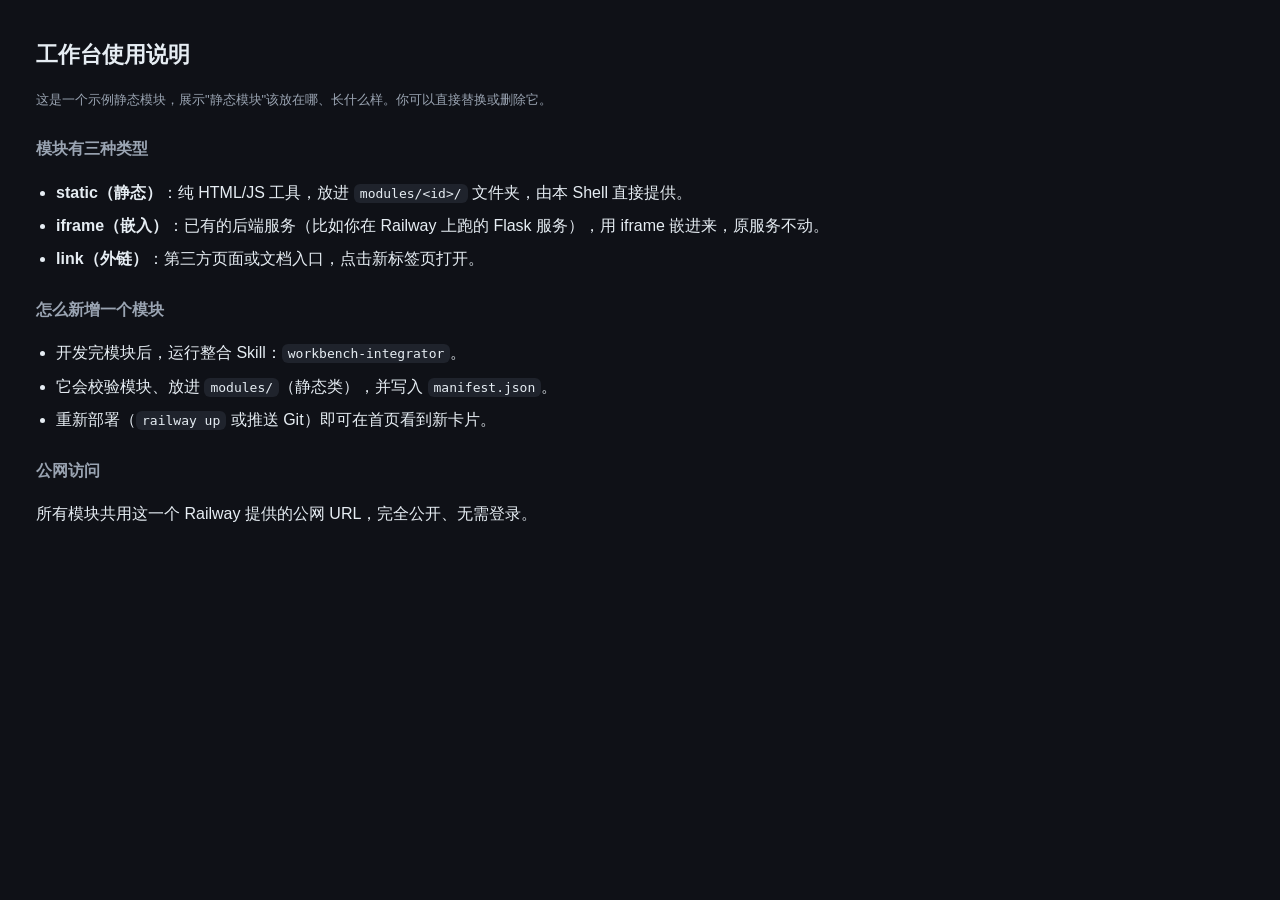
<file: modules/welcome/index.html>
<!DOCTYPE html>
<html lang="zh-CN">
<head>
<meta charset="utf-8" />
<meta name="viewport" content="width=device-width, initial-scale=1" />
<title>使用说明</title>
<style>
  body { margin: 0; background: #0f1117; color: #e6edf3; font-family: -apple-system, "PingFang SC", "Microsoft YaHei", sans-serif; line-height: 1.7; padding: 36px; }
  h1 { font-size: 22px; margin: 0 0 16px; }
  h2 { font-size: 16px; margin: 24px 0 8px; color: #9aa4b2; }
  code { background: #1f232c; padding: 2px 6px; border-radius: 6px; font-size: 13px; }
  ul { padding-left: 20px; }
  li { margin: 6px 0; }
  .hint { color: #9aa4b2; font-size: 13px; }
</style>
</head>
<body>
  <h1>工作台使用说明</h1>
  <p class="hint">这是一个示例静态模块，展示"静态模块"该放在哪、长什么样。你可以直接替换或删除它。</p>

  <h2>模块有三种类型</h2>
  <ul>
    <li><b>static（静态）</b>：纯 HTML/JS 工具，放进 <code>modules/&lt;id&gt;/</code> 文件夹，由本 Shell 直接提供。</li>
    <li><b>iframe（嵌入）</b>：已有的后端服务（比如你在 Railway 上跑的 Flask 服务），用 iframe 嵌进来，原服务不动。</li>
    <li><b>link（外链）</b>：第三方页面或文档入口，点击新标签页打开。</li>
  </ul>

  <h2>怎么新增一个模块</h2>
  <ul>
    <li>开发完模块后，运行整合 Skill：<code>workbench-integrator</code>。</li>
    <li>它会校验模块、放进 <code>modules/</code>（静态类），并写入 <code>manifest.json</code>。</li>
    <li>重新部署（<code>railway up</code> 或推送 Git）即可在首页看到新卡片。</li>
  </ul>

  <h2>公网访问</h2>
  <p>所有模块共用这一个 Railway 提供的公网 URL，完全公开、无需登录。</p>
</body>
</html>
</file>
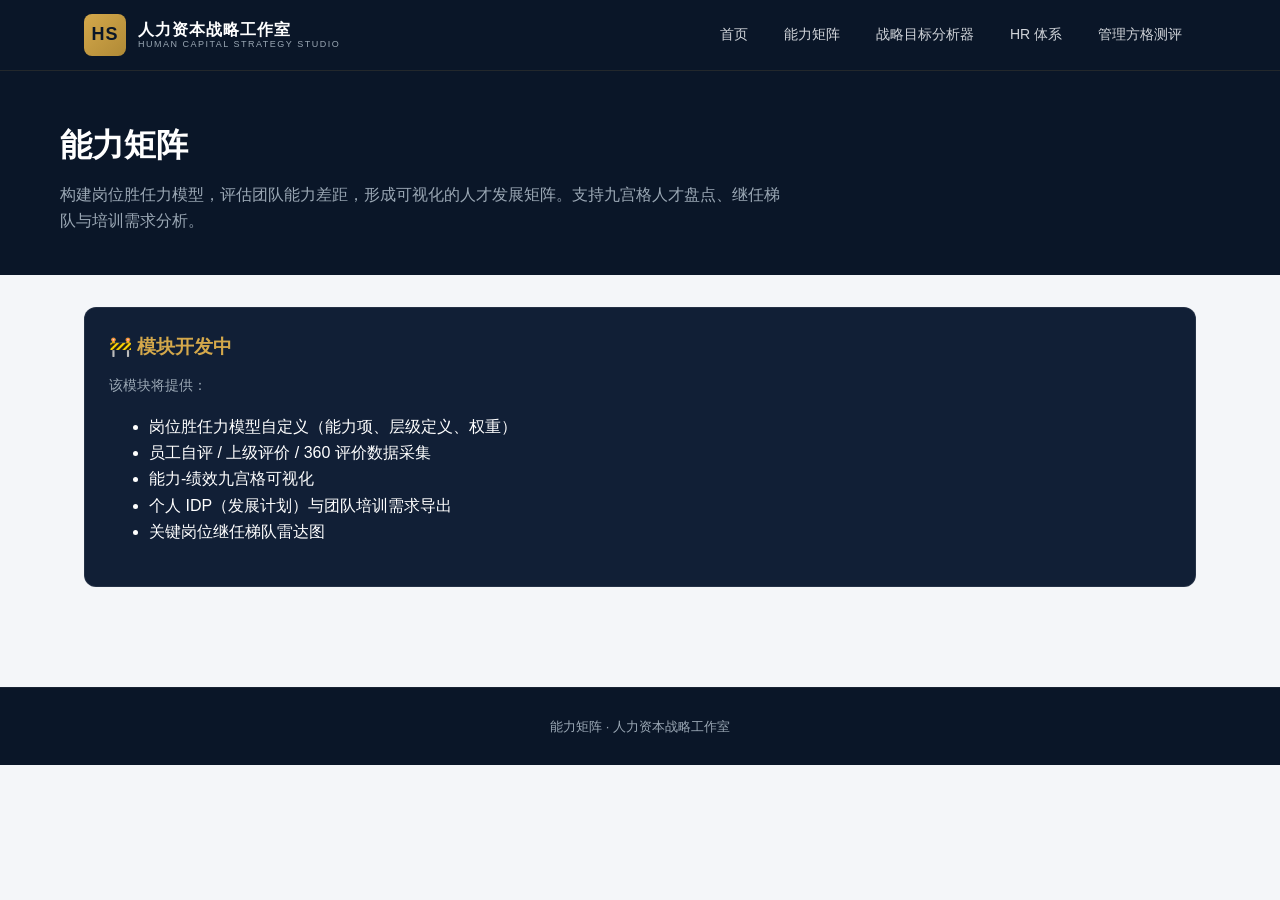
<file: modules/hcss/modules/competency-matrix/index.html>
<!DOCTYPE html>
<html lang="zh-CN">
<head>
  <meta charset="UTF-8">
  <meta name="viewport" content="width=device-width, initial-scale=1.0">
  <title>能力矩阵 | 人力资本战略工作室</title>
  <link rel="stylesheet" href="../../assets/css/style.css">
</head>
<body>

<header class="topbar">
  <div class="topbar-inner">
    <a href="../../index.html" class="logo">
      <div class="logo-mark">HS</div>
      <div class="logo-text"><span class="cn">人力资本战略工作室</span><span class="en">Human Capital Strategy Studio</span></div>
    </a>
    <nav class="nav">
      <a href="../../index.html">首页</a>
      <a href="index.html" class="active">能力矩阵</a>
      <a href="../strategic-objectives/index.html">战略目标分析器</a>
      <a href="../hr-system/index.html">HR 体系</a>
      <a href="../managerial-grid/index.html">管理方格测评</a>
    </nav>
  </div>
</header>

<section class="module-hero">
  <div class="module-hero-inner">
    <h1>能力矩阵</h1>
    <p>构建岗位胜任力模型，评估团队能力差距，形成可视化的人才发展矩阵。支持九宫格人才盘点、继任梯队与培训需求分析。</p>
  </div>
</section>

<main class="module-body">
  <div class="tool-card">
    <h3>🚧 模块开发中</h3>
    <p>该模块将提供：</p>
    <ul>
      <li>岗位胜任力模型自定义（能力项、层级定义、权重）</li>
      <li>员工自评 / 上级评价 / 360 评价数据采集</li>
      <li>能力-绩效九宫格可视化</li>
      <li>个人 IDP（发展计划）与团队培训需求导出</li>
      <li>关键岗位继任梯队雷达图</li>
    </ul>
  </div>
</main>

<footer class="footer">
  能力矩阵 · 人力资本战略工作室
</footer>

<script src="../../assets/js/app.js"></script>
</body>
</html>
</file>
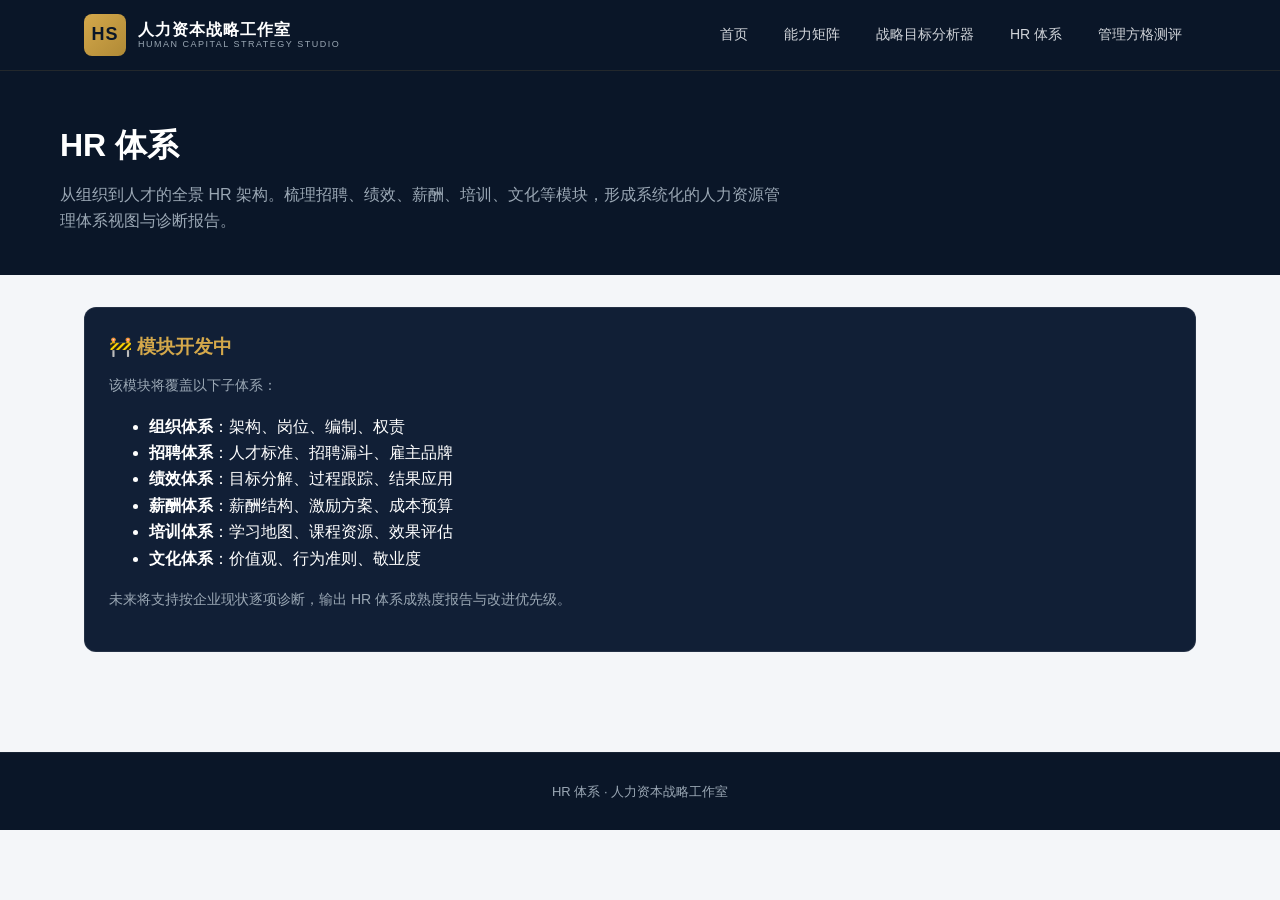
<file: modules/hcss/modules/hr-system/index.html>
<!DOCTYPE html>
<html lang="zh-CN">
<head>
  <meta charset="UTF-8">
  <meta name="viewport" content="width=device-width, initial-scale=1.0">
  <title>HR 体系 | 人力资本战略工作室</title>
  <link rel="stylesheet" href="../../assets/css/style.css">
</head>
<body>

<header class="topbar">
  <div class="topbar-inner">
    <a href="../../index.html" class="logo">
      <div class="logo-mark">HS</div>
      <div class="logo-text"><span class="cn">人力资本战略工作室</span><span class="en">Human Capital Strategy Studio</span></div>
    </a>
    <nav class="nav">
      <a href="../../index.html">首页</a>
      <a href="../competency-matrix/index.html">能力矩阵</a>
      <a href="../strategic-objectives/index.html">战略目标分析器</a>
      <a href="index.html" class="active">HR 体系</a>
      <a href="../managerial-grid/index.html">管理方格测评</a>
    </nav>
  </div>
</header>

<section class="module-hero">
  <div class="module-hero-inner">
    <h1>HR 体系</h1>
    <p>从组织到人才的全景 HR 架构。梳理招聘、绩效、薪酬、培训、文化等模块，形成系统化的人力资源管理体系视图与诊断报告。</p>
  </div>
</section>

<main class="module-body">
  <div class="tool-card">
    <h3>🚧 模块开发中</h3>
    <p>该模块将覆盖以下子体系：</p>
    <ul>
      <li><b>组织体系</b>：架构、岗位、编制、权责</li>
      <li><b>招聘体系</b>：人才标准、招聘漏斗、雇主品牌</li>
      <li><b>绩效体系</b>：目标分解、过程跟踪、结果应用</li>
      <li><b>薪酬体系</b>：薪酬结构、激励方案、成本预算</li>
      <li><b>培训体系</b>：学习地图、课程资源、效果评估</li>
      <li><b>文化体系</b>：价值观、行为准则、敬业度</li>
    </ul>
    <p>未来将支持按企业现状逐项诊断，输出 HR 体系成熟度报告与改进优先级。</p>
  </div>
</main>

<footer class="footer">
  HR 体系 · 人力资本战略工作室
</footer>

<script src="../../assets/js/app.js"></script>
</body>
</html>
</file>
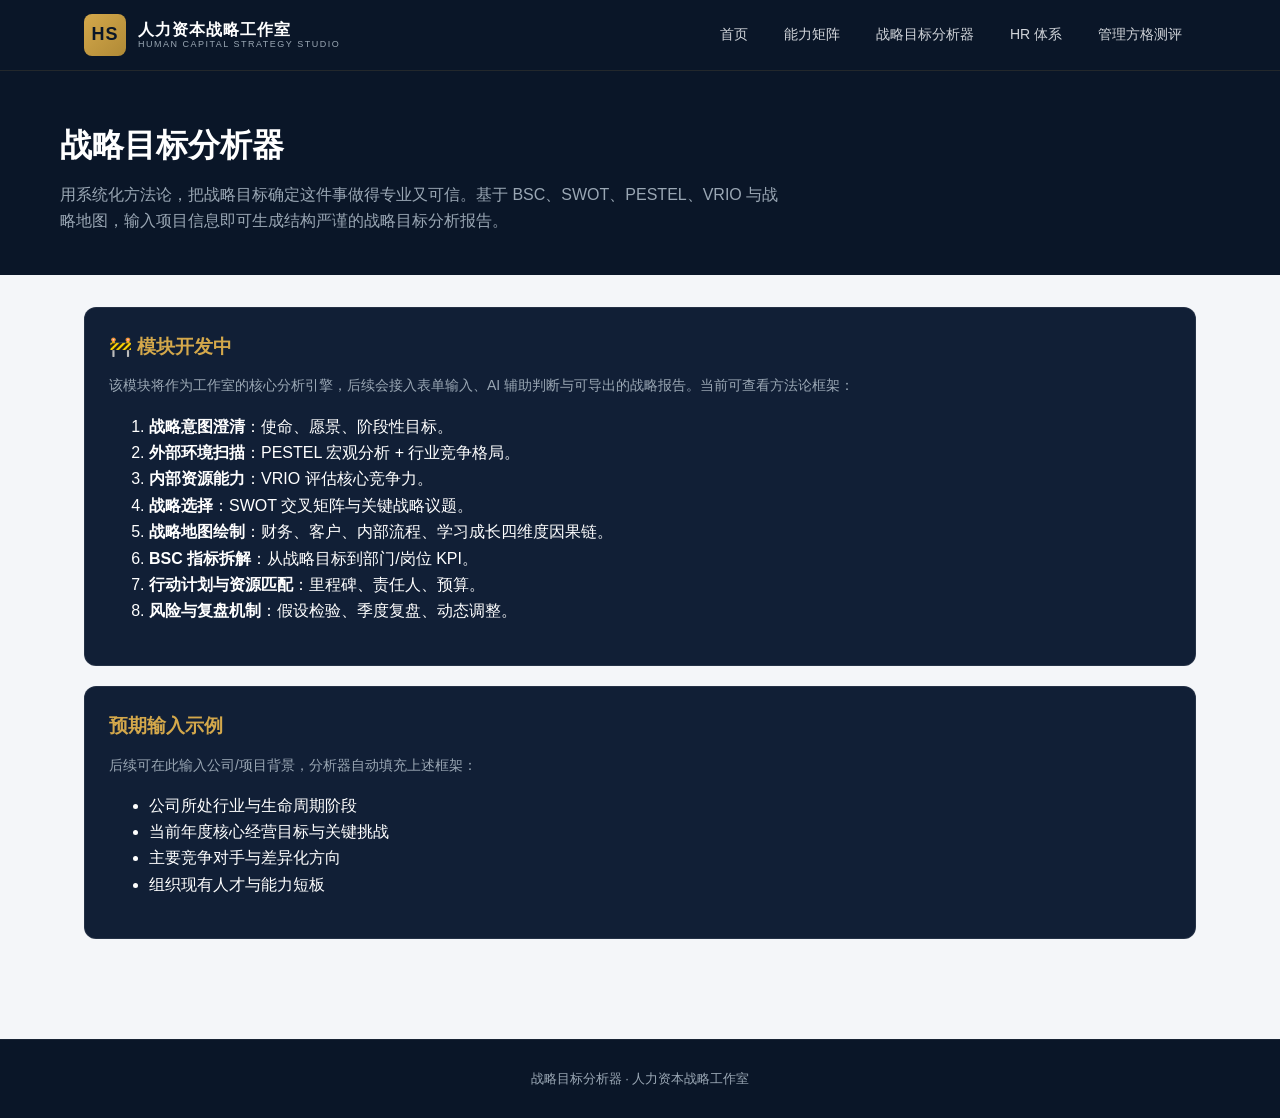
<file: modules/hcss/modules/strategic-objectives/index.html>
<!DOCTYPE html>
<html lang="zh-CN">
<head>
  <meta charset="UTF-8">
  <meta name="viewport" content="width=device-width, initial-scale=1.0">
  <title>战略目标分析器 | 人力资本战略工作室</title>
  <link rel="stylesheet" href="../../assets/css/style.css">
</head>
<body>

<header class="topbar">
  <div class="topbar-inner">
    <a href="../../index.html" class="logo">
      <div class="logo-mark">HS</div>
      <div class="logo-text"><span class="cn">人力资本战略工作室</span><span class="en">Human Capital Strategy Studio</span></div>
    </a>
    <nav class="nav">
      <a href="../../index.html">首页</a>
      <a href="../competency-matrix/index.html">能力矩阵</a>
      <a href="index.html" class="active">战略目标分析器</a>
      <a href="../hr-system/index.html">HR 体系</a>
      <a href="../managerial-grid/index.html">管理方格测评</a>
    </nav>
  </div>
</header>

<section class="module-hero">
  <div class="module-hero-inner">
    <h1>战略目标分析器</h1>
    <p>用系统化方法论，把战略目标确定这件事做得专业又可信。基于 BSC、SWOT、PESTEL、VRIO 与战略地图，输入项目信息即可生成结构严谨的战略目标分析报告。</p>
  </div>
</section>

<main class="module-body">
  <div class="tool-card">
    <h3>🚧 模块开发中</h3>
    <p>该模块将作为工作室的核心分析引擎，后续会接入表单输入、AI 辅助判断与可导出的战略报告。当前可查看方法论框架：</p>
    <ol>
      <li><b>战略意图澄清</b>：使命、愿景、阶段性目标。</li>
      <li><b>外部环境扫描</b>：PESTEL 宏观分析 + 行业竞争格局。</li>
      <li><b>内部资源能力</b>：VRIO 评估核心竞争力。</li>
      <li><b>战略选择</b>：SWOT 交叉矩阵与关键战略议题。</li>
      <li><b>战略地图绘制</b>：财务、客户、内部流程、学习成长四维度因果链。</li>
      <li><b>BSC 指标拆解</b>：从战略目标到部门/岗位 KPI。</li>
      <li><b>行动计划与资源匹配</b>：里程碑、责任人、预算。</li>
      <li><b>风险与复盘机制</b>：假设检验、季度复盘、动态调整。</li>
    </ol>
  </div>

  <div class="tool-card">
    <h3>预期输入示例</h3>
    <p>后续可在此输入公司/项目背景，分析器自动填充上述框架：</p>
    <ul>
      <li>公司所处行业与生命周期阶段</li>
      <li>当前年度核心经营目标与关键挑战</li>
      <li>主要竞争对手与差异化方向</li>
      <li>组织现有人才与能力短板</li>
    </ul>
  </div>
</main>

<footer class="footer">
  战略目标分析器 · 人力资本战略工作室
</footer>

<script src="../../assets/js/app.js"></script>
</body>
</html>
</file>
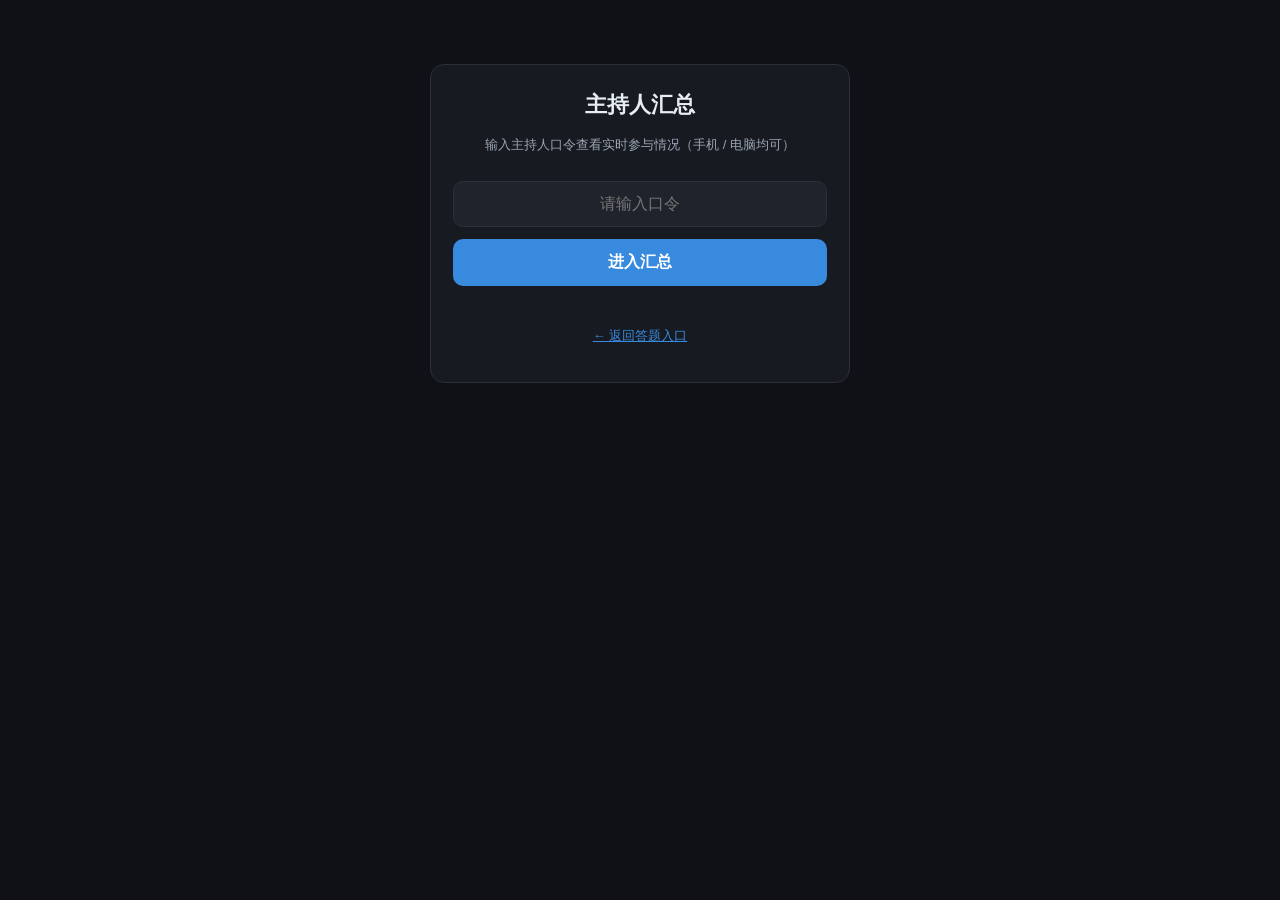
<file: modules/quiz/host.html>
<!DOCTYPE html>
<html lang="zh-CN">
<head>
<meta charset="UTF-8">
<meta name="viewport" content="width=device-width, initial-scale=1.0">
<title>主持人汇总 · 管理方格测评</title>
<style>
  :root{
    --bg:#0f1117; --surface:#171a21; --surface2:#1f232c; --border:#2a2f3a;
    --text:#e6edf3; --muted:#9aa4b2; --accent:#378ADD; --gold:#e3b341;
    --green:#3fb950; --red:#f85149; --info:#58a6ff; --purple:#bc8cff;
  }
  *{box-sizing:border-box}
  body{margin:0;background:var(--bg);color:var(--text);
    font-family:-apple-system,BlinkMacSystemFont,"PingFang SC","Microsoft YaHei",sans-serif;
    line-height:1.6;padding:24px 18px 60px}
  h1{font-size:22px;margin:0 0 6px}
  .tip{color:var(--muted);font-size:13px}
  .gate{background:var(--surface);border:1px solid var(--border);border-radius:14px;padding:22px;max-width:420px;margin:40px auto;text-align:center}
  .gate input{width:100%;padding:13px;border-radius:10px;border:1px solid var(--border);
    background:var(--surface2);color:var(--text);font-size:16px;margin:12px 0;text-align:center}
  .gate button{width:100%;padding:13px;border:0;border-radius:10px;background:var(--accent);
    color:#fff;font-size:16px;font-weight:700;cursor:pointer}
  .err{color:var(--red);font-size:13px;margin-top:8px;min-height:18px}
  .stat{display:flex;gap:12px;flex-wrap:wrap;margin:18px 0}
  .stat .box{flex:1;min-width:120px;background:var(--surface);border:1px solid var(--border);
    border-radius:12px;padding:14px}
  .stat .lab{font-size:12px;color:var(--muted)}
  .stat .val{font-size:26px;font-weight:800;margin-top:4px}
  .dist{background:var(--surface);border:1px solid var(--border);border-radius:12px;padding:16px;margin:14px 0}
  .dist h3{margin:0 0 12px;font-size:15px}
  .bar-row{display:flex;align-items:center;gap:10px;margin:7px 0;font-size:13px}
  .bar-row .name{width:130px;flex:0 0 auto;white-space:nowrap;overflow:hidden;text-overflow:ellipsis}
  .bar{flex:1;height:12px;background:var(--surface2);border-radius:999px;overflow:hidden}
  .bar i{display:block;height:100%}
  .bar-row .cnt{width:48px;text-align:right;color:var(--muted)}
  table{width:100%;border-collapse:collapse;margin-top:14px;font-size:13px}
  th,td{padding:9px 8px;text-align:left;border-bottom:1px solid var(--border)}
  th{color:var(--muted);font-weight:600}
  .actions{margin:18px 0;display:flex;gap:10px;flex-wrap:wrap}
  .actions button{padding:10px 16px;border:1px solid var(--border);border-radius:10px;
    background:var(--surface2);color:var(--text);font-size:14px;cursor:pointer}
  .actions button.primary{background:var(--accent);border-color:var(--accent);color:#fff}
  .hidden{display:none}
</style>
</head>
<body>
<div class="gate" id="gate">
  <h1>主持人汇总</h1>
  <p class="tip">输入主持人口令查看实时参与情况（手机 / 电脑均可）</p>
  <input id="passcode" type="password" placeholder="请输入口令" autocomplete="off">
  <button id="btnEnter">进入汇总</button>
  <div class="err" id="gateErr"></div>
  <p class="tip" style="margin-top:14px"><a href="index.html" style="color:var(--accent)">← 返回答题入口</a></p>
</div>

<div id="panel" class="hidden">
  <h1>管理方格 · 实时汇总</h1>
  <p class="tip" id="updated"></p>
  <div class="stat" id="stat"></div>
  <div class="dist">
    <h3>风格分布</h3>
    <div id="distBox"></div>
  </div>
  <div class="actions">
    <button class="primary" id="btnRefresh">刷新</button>
    <button id="btnCsv">导出明细 CSV</button>
    <button id="btnLogout">退出</button>
  </div>
  <table>
    <thead><tr><th>#</th><th>提交时间</th><th>P</th><th>H</th><th>坐标(P,H)</th><th>风格</th></tr></thead>
    <tbody id="tbody"></tbody>
  </table>
</div>

<script>
const API='/api/quiz';
let PASSCODE='';

function styleColor(name){
  if(name.includes('9,9')) return 'var(--green)';
  if(name.includes('9,1')) return 'var(--red)';
  if(name.includes('1,9')) return 'var(--info)';
  if(name.includes('5,5')) return 'var(--purple)';
  if(name.includes('1,1')) return '#6e7681';
  return 'var(--gold)';
}

async function load(){
  const r = await fetch(API + '/host?passcode=' + encodeURIComponent(PASSCODE));
  const j = await r.json();
  if(!r.ok) throw new Error(j.error || '加载失败');
  render(j);
}

function render(j){
  document.getElementById('stat').innerHTML = `
    <div class="box"><div class="lab">有效答卷</div><div class="val">${j.valid}</div></div>
    <div class="box"><div class="lab">平均 生产导向 P</div><div class="val">${j.avgP}</div></div>
    <div class="box"><div class="lab">平均 人本导向 H</div><div class="val">${j.avgH}</div></div>`;
  const entries = Object.entries(j.dist).sort((a,b)=>b[1]-a[1]);
  const max = Math.max(...entries.map(e=>e[1]),1);
  document.getElementById('distBox').innerHTML = entries.map(([k,v])=>`
    <div class="bar-row">
      <div class="name">${k}</div>
      <div class="bar"><i style="width:${v/max*100}%;background:${styleColor(k)}"></i></div>
      <div class="cnt">${v} 人</div>
    </div>`).join('');
  document.getElementById('tbody').innerHTML = j.rows.map((r,i)=>`
    <tr>
      <td>${i+1}</td>
      <td>${r.created_at||'—'}</td>
      <td>${r.P}</td><td>${r.H}</td>
      <td style="color:var(--muted)">(${r.pc.toFixed(1)}, ${r.hc.toFixed(1)})</td>
      <td>${r.type}</td>
    </tr>`).join('');
  document.getElementById('updated').textContent = '最近更新：' + new Date().toLocaleString('zh-CN');
}

function exportCsv(j){
  const head=['序号','提交时间','P','H','坐标P','坐标H','风格'];
  const lines=[head];
  j.rows.forEach((r,i)=>lines.push([i+1, r.created_at||'', r.P, r.H, r.pc.toFixed(1), r.hc.toFixed(1), r.type]));
  const csv='﻿'+lines.map(row=>row.map(c=>{
    const s=String(c); return /[",\n]/.test(s)?'"'+s.replace(/"/g,'""')+'"':s;
  }).join(',')).join('\n');
  const blob=new Blob([csv],{type:'text/csv;charset=utf-8'});
  const a=document.createElement('a'); a.href=URL.createObjectURL(blob);
  a.download='管理方格_汇总.csv'; a.click();
}

async function enter(){
  PASSCODE = document.getElementById('passcode').value.trim();
  if(!PASSCODE){ document.getElementById('gateErr').textContent='请输入口令'; return; }
  try{ await load(); }
  catch(e){ document.getElementById('gateErr').textContent='⚠ '+e.message; return; }
  document.getElementById('gate').classList.add('hidden');
  document.getElementById('panel').classList.remove('hidden');
}

document.getElementById('btnEnter').addEventListener('click', enter);
document.getElementById('passcode').addEventListener('keydown', e=>{ if(e.key==='Enter') enter(); });
document.getElementById('btnRefresh').addEventListener('click', ()=>load().catch(e=>alert(e.message)));
document.getElementById('btnLogout').addEventListener('click', ()=>location.reload());
document.getElementById('btnCsv').addEventListener('click', ()=>{
  fetch(API + '/host?passcode=' + encodeURIComponent(PASSCODE))
    .then(r=>r.json()).then(exportCsv).catch(e=>alert(e.message));
});
</script>
</body>
</html>
</file>
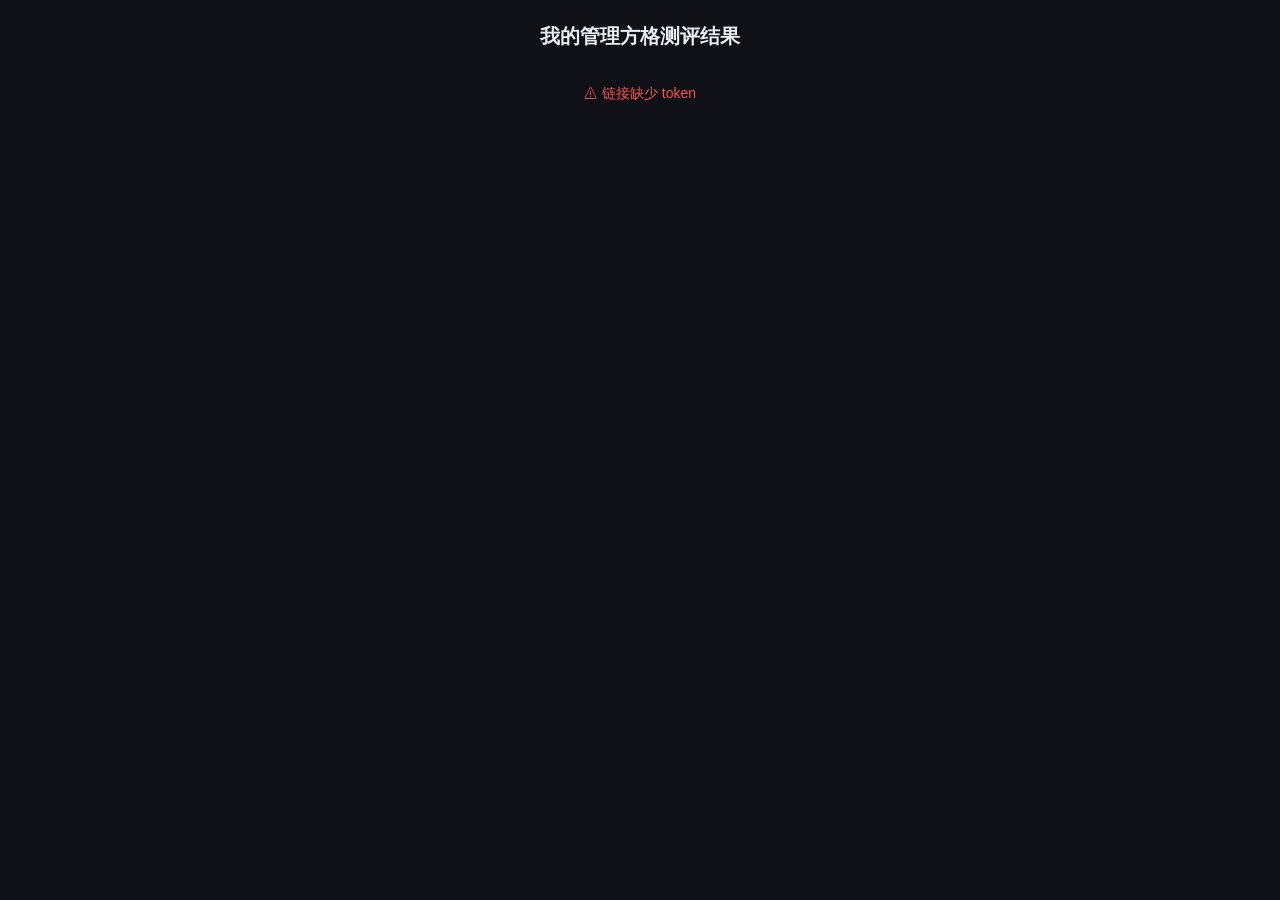
<file: modules/quiz/lookup.html>
<!DOCTYPE html>
<html lang="zh-CN">
<head>
<meta charset="UTF-8">
<meta name="viewport" content="width=device-width, initial-scale=1.0, maximum-scale=1.0, user-scalable=no">
<title>我的测评结果 · 管理方格</title>
<style>
  :root{
    --bg:#0f1117; --surface:#171a21; --surface2:#1f232c; --border:#2a2f3a;
    --text:#e6edf3; --muted:#9aa4b2; --accent:#378ADD; --gold:#e3b341;
  }
  *{box-sizing:border-box}
  body{margin:0;background:var(--bg);color:var(--text);
    font-family:-apple-system,BlinkMacSystemFont,"PingFang SC","Microsoft YaHei",sans-serif;
    line-height:1.6;padding:20px 16px 60px}
  .head{text-align:center;margin-bottom:16px}
  .head h1{font-size:20px;margin:0 0 4px}
  .type{font-size:26px;font-weight:800;text-align:center;color:var(--gold);margin:10px 0}
  .desc{font-size:13px;color:var(--muted);text-align:center;max-width:420px;margin:0 auto 18px}
  .scores{display:flex;gap:12px;margin:16px 0}
  .score{flex:1;background:var(--surface);border:1px solid var(--border);border-radius:12px;padding:14px;text-align:center}
  .score .lab{font-size:12px;color:var(--muted)}
  .score .val{font-size:30px;font-weight:800;margin:4px 0}
  .score .badge{display:inline-block;font-size:12px;border:1px solid var(--border);border-radius:999px;padding:1px 10px}
  .gridwrap{display:flex;gap:16px;align-items:center;flex-wrap:wrap;justify-content:center;margin:18px 0}
  .gridwrap svg{background:var(--surface);border:1px solid var(--border);border-radius:10px}
  .coord{font-size:14px;color:var(--muted)}
  .advice{background:var(--surface);border:1px solid var(--border);border-radius:12px;padding:16px;margin-top:14px}
  .advice h3{margin:0 0 10px;font-size:15px}
  .advice ol{margin:0;padding-left:20px}
  .advice li{margin:6px 0;font-size:14px}
  .qrbox{background:#fff;border-radius:14px;padding:16px;display:inline-block;margin:16px auto 0}
  .qrbox img{display:block;width:180px;height:180px}
  .center{text-align:center}
  .tip{color:var(--muted);font-size:13px;text-align:center}
  .err{color:#f85149;text-align:center;margin-top:30px;font-size:14px}
</style>
</head>
<body>
<div id="view">
  <div class="head"><h1>我的管理方格测评结果</h1></div>
  <div class="err" id="err" style="display:none"></div>
  <div id="content" style="display:none">
    <div class="type" id="typeName">—</div>
    <div class="desc" id="typeDesc"></div>
    <div class="scores">
      <div class="score">
        <div class="lab">生产导向 P（满分 90）</div>
        <div class="val" id="pVal">—</div>
        <div class="badge" id="pTier">—</div>
      </div>
      <div class="score">
        <div class="lab">人本导向 H（满分 90）</div>
        <div class="val" id="hVal">—</div>
        <div class="badge" id="hTier">—</div>
      </div>
    </div>
    <div class="gridwrap">
      <div id="svgWrap"></div>
      <div class="coord">方格坐标：<b id="coordTxt">—</b></div>
    </div>
    <div class="advice">
      <h3 id="advTitle">改善建议</h3>
      <ol id="advBody"></ol>
    </div>
    <div class="center">
      <p class="tip">保存/分享此二维码，随时扫码看自己的结果</p>
      <div class="qrbox"><div id="qr"></div></div>
    </div>
    <p class="tip" style="margin-top:14px"><a class="ghost" href="index.html" style="color:var(--accent)">← 返回答题</a></p>
  </div>
</div>

<script src="assets/js/qrcode.js"></script>
<script>
const API = '/api/quiz';
function tierLabel(t){return t==='high'?'高':t==='med'?'中':'低';}
function tierColor(t){return t==='high'?'var(--green)':t==='med'?'var(--gold)':'var(--red)';}

function renderGrid(pc, hc){
  const S=300, pad=34, unit=30;
  const X=v=>pad+(v-1)*unit, Y=v=>pad+(9-v)*unit;
  const arch={"(1,9)":[1,9],"(9,1)":[9,1],"(1,1)":[1,1],"(5,5)":[5,5],"(9,9)":[9,9]};
  const colors={"(9,9)":"#3fb950","(9,1)":"#f85149","(1,9)":"#58a6ff","(5,5)":"#bc8cff","(1,1)":"#6e7681"};
  let g='';
  for(let k=1;k<=9;k++){
    g+=`<line x1="${X(k)}" y1="${Y(9)}" x2="${X(k)}" y2="${Y(1)}" stroke="#2b3340"/>`;
    g+=`<line x1="${X(1)}" y1="${Y(k)}" x2="${X(9)}" y2="${Y(k)}" stroke="#2b3340"/>`;
  }
  g+=`<text x="${X(5)}" y="${S-4}" fill="#9aa7b4" font-size="11" text-anchor="middle">关心生产 →</text>`;
  g+=`<text x="12" y="${Y(5)}" fill="#9aa7b4" font-size="11" text-anchor="middle" transform="rotate(-90 12 ${Y(5)})">关心人 ↑</text>`;
  for(const k in arch){const [a,b]=arch[k];
    g+=`<circle cx="${X(a)}" cy="${Y(b)}" r="4" fill="${colors[k]}" opacity="0.85"/>`;
    g+=`<text x="${X(a)+6}" y="${Y(b)-6}" fill="${colors[k]}" font-size="10">${k}</text>`;}
  g+=`<circle cx="${X(pc)}" cy="${Y(hc)}" r="7" fill="#fff" stroke="#e3b341" stroke-width="3"/>`;
  document.getElementById('svgWrap').innerHTML=
    `<svg width="${S}" height="${S}" viewBox="0 0 ${S} ${S}">${g}</svg>`;
}

function makeQR(text){
  const qr=qrcode(0,'M'); qr.addData(text); qr.make();
  return qr.createDataURL(6,10);
}

async function init(){
  const token = new URLSearchParams(location.search).get('token');
  if(!token){ showErr('链接缺少 token'); return; }
  try{
    const r = await fetch(API + '/result?token=' + encodeURIComponent(token));
    const data = await r.json();
    if(!r.ok) throw new Error(data.error || '加载失败');
    document.getElementById('typeName').textContent = data.type;
    document.getElementById('typeDesc').textContent = data.desc;
    document.getElementById('pVal').textContent = data.P;
    document.getElementById('hVal').textContent = data.H;
    const pb=document.getElementById('pTier'); pb.textContent=tierLabel(data.pt); pb.style.color=tierColor(data.pt);
    const hb=document.getElementById('hTier'); hb.textContent=tierLabel(data.ht); hb.style.color=tierColor(data.ht);
    document.getElementById('coordTxt').textContent=`( ${data.pc.toFixed(1)}, ${data.hc.toFixed(1)} )`;
    renderGrid(data.pc, data.hc);
    document.getElementById('advTitle').textContent='针对偏弱维度的改善建议 · '+data.weak;
    document.getElementById('advBody').innerHTML=data.advice.map(a=>`<li>${a}</li>`).join('');
    const url = location.origin + '/modules/quiz/lookup.html?token=' + token;
    document.getElementById('qr').innerHTML=`<img src="${makeQR(url)}" alt="结果二维码">`;
    document.getElementById('content').style.display='block';
  }catch(e){ showErr(e.message); }
}
function showErr(m){
  const el=document.getElementById('err'); el.style.display='block';
  el.textContent='⚠ '+m;
}
init();
</script>
</body>
</html>
</file>
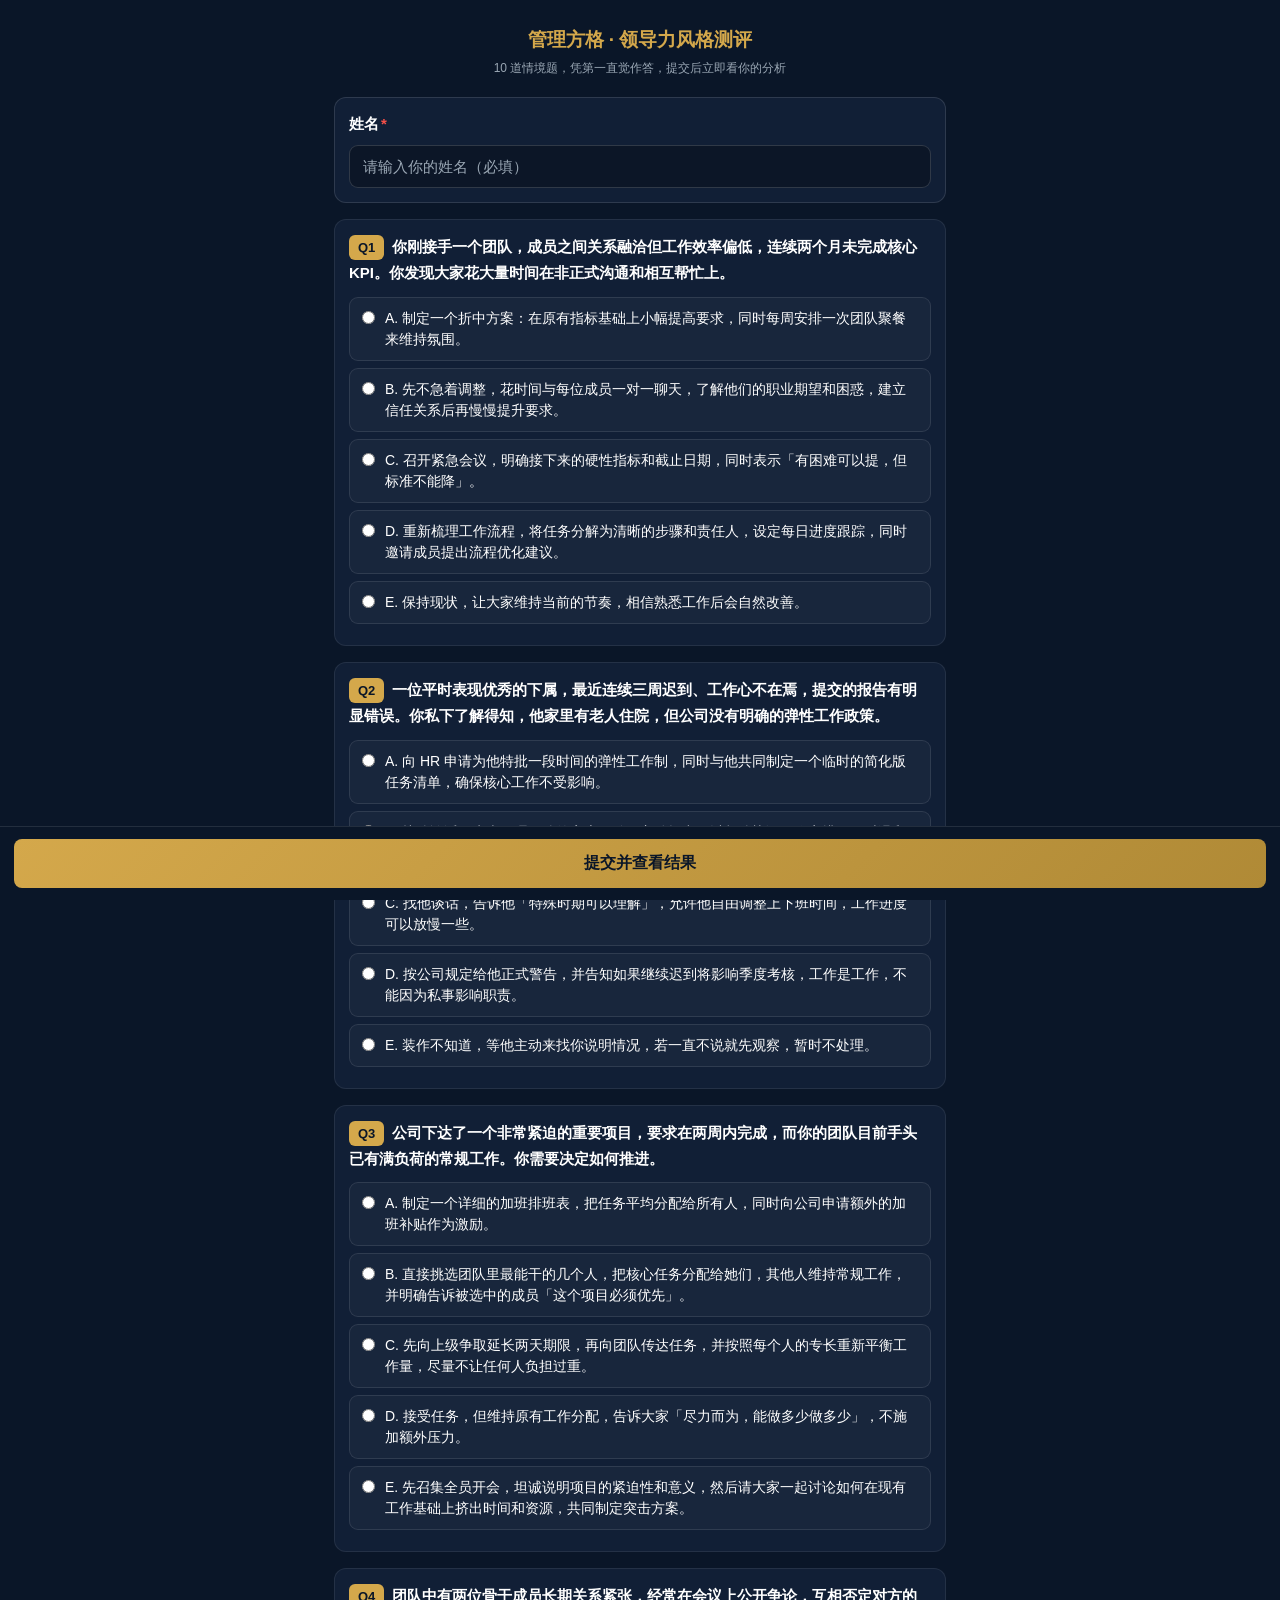
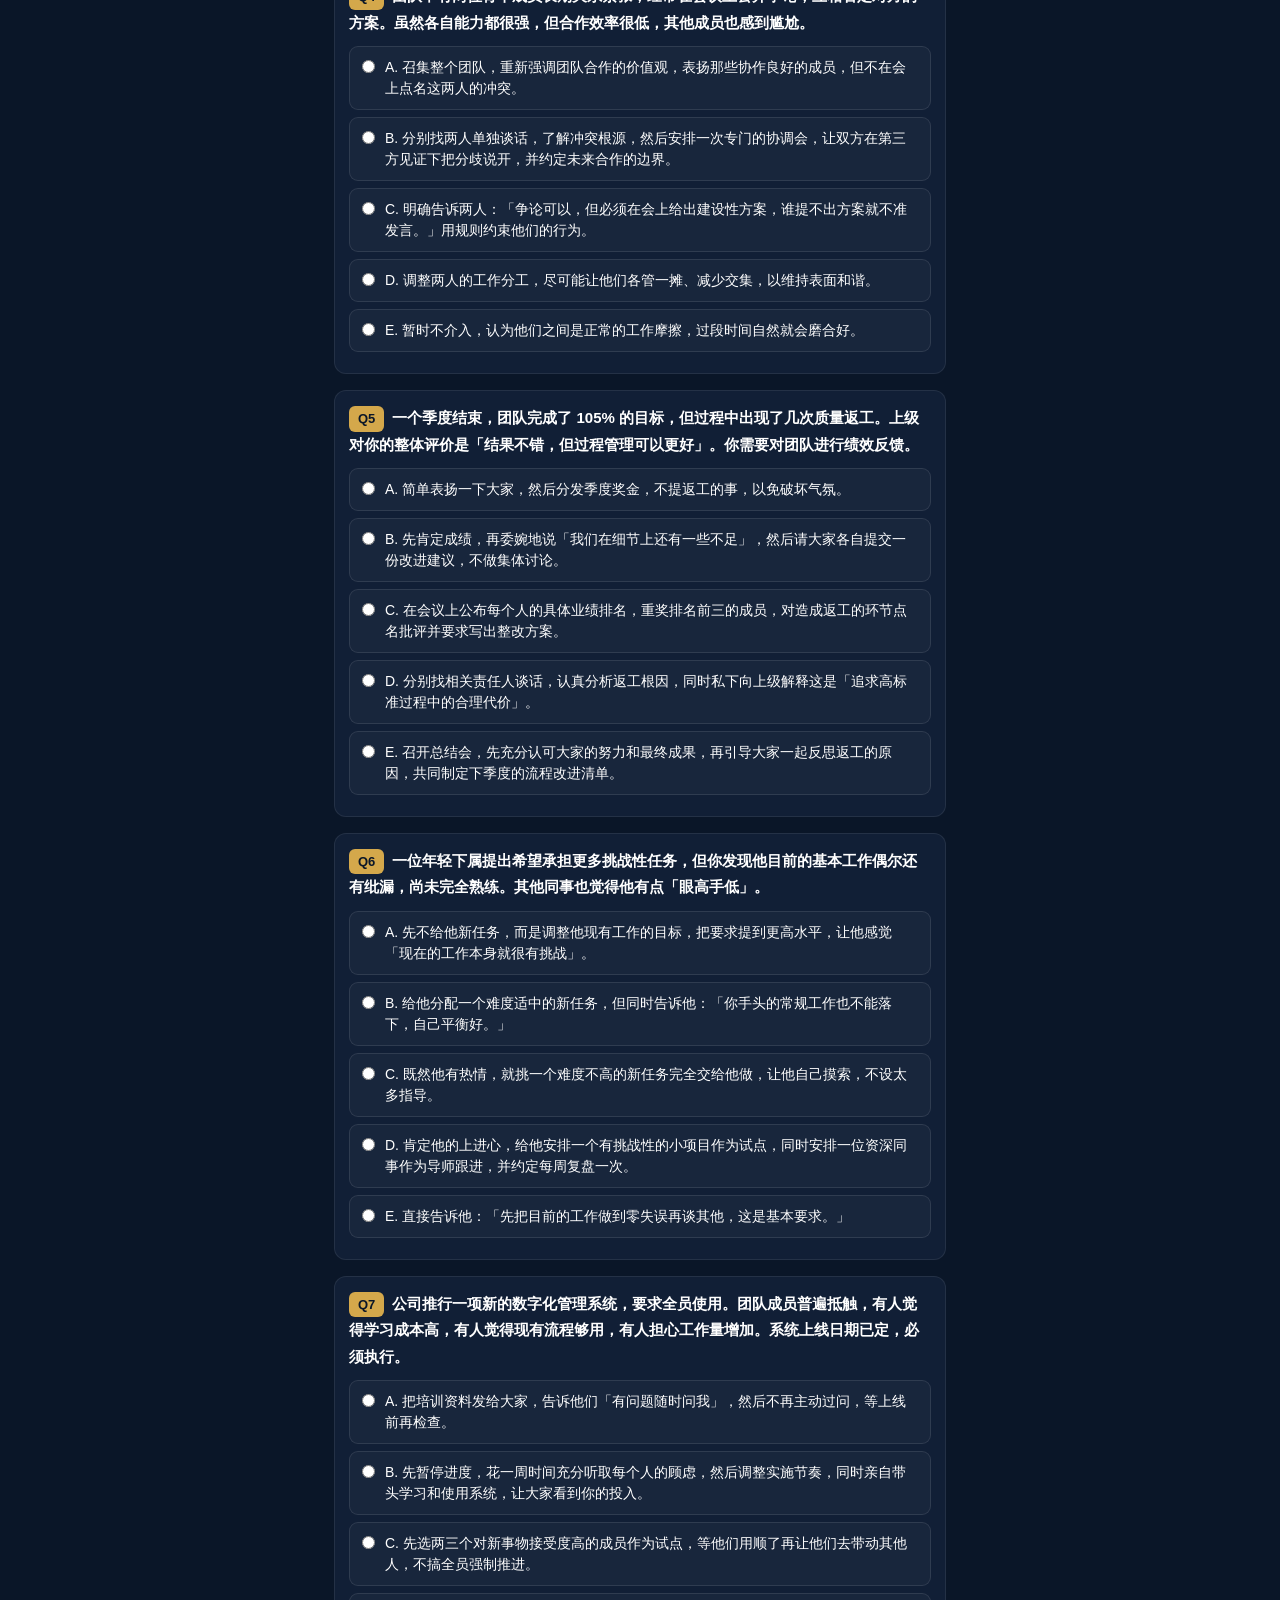
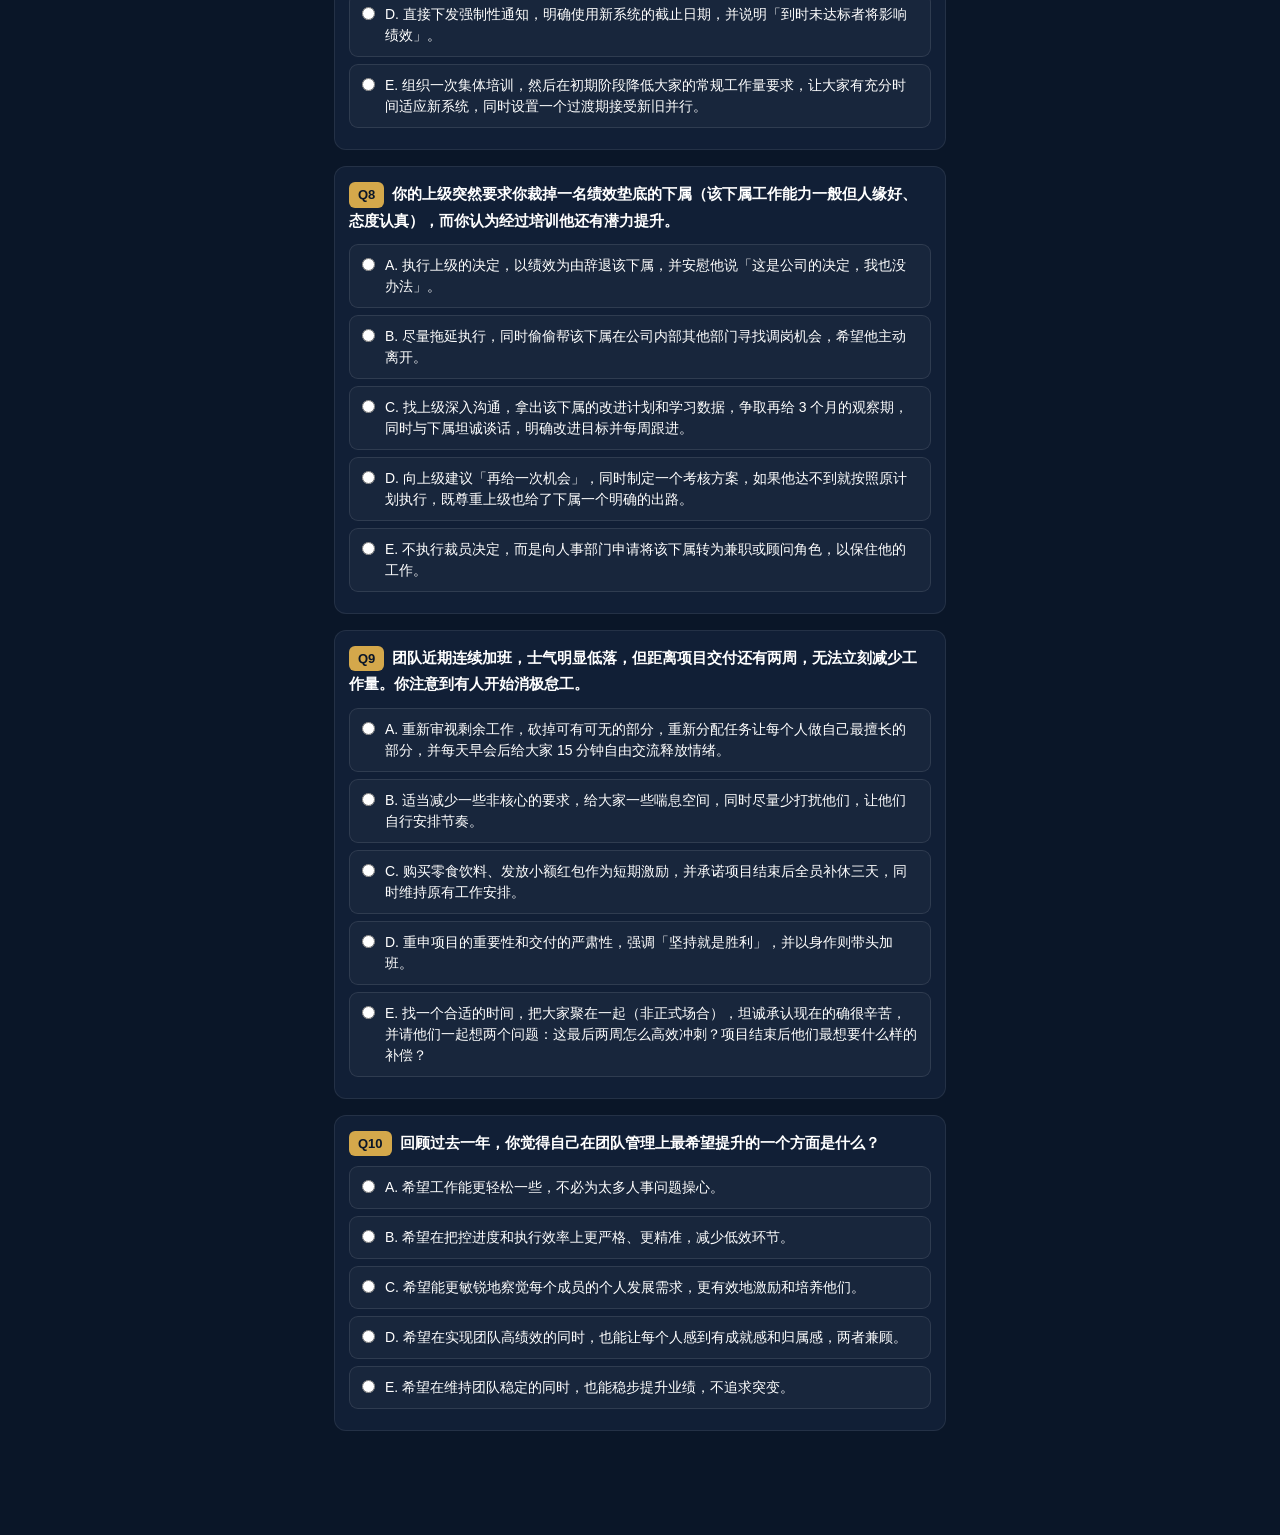
<file: modules/hcss/modules/managerial-grid/answer.html>
<!DOCTYPE html>
<html lang="zh-CN">
<head>
  <meta charset="UTF-8">
  <meta name="viewport" content="width=device-width, initial-scale=1.0, maximum-scale=1.0, user-scalable=no">
  <title>管理方格测评 · 答题</title>
  <link rel="stylesheet" href="../../assets/css/style.css">
  <style>
    /* 深色大屏主题：body 直接定为深蓝，所有文字默认白色，杜绝「深底深字」看不见 */
    body { background: var(--hc-navy); color: var(--hc-white); padding-bottom: 92px; }
    .ans-wrap { max-width: 640px; margin: 0 auto; padding: 14px 14px 0; }
    .ans-head { text-align: center; padding: 10px 0 6px; }
    .ans-head h2 { margin: 0; font-size: 19px; color: var(--hc-gold); }
    .ans-head p { margin: 4px 0 0; font-size: 12px; color: var(--sub); }

    /* 姓名必填输入框（深色卡片 + 白字） */
    .name-box { background: var(--panel); border: 1px solid rgba(255,255,255,.12); border-radius: 12px; padding: 14px; margin: 12px 0 14px; }
    .name-box label { display: block; font-weight: 600; font-size: 15px; margin-bottom: 8px; color: var(--hc-white); }
    .name-box .req { color: var(--danger); margin-left: 2px; }
    .name-box input {
      width: 100%; padding: 12px 13px; border-radius: 9px;
      border: 1px solid rgba(255,255,255,.15); background: rgba(0,0,0,.28);
      color: var(--hc-white); font-size: 15px; box-sizing: border-box;
    }
    .name-box input::placeholder { color: var(--sub); }
    .name-box input:focus { outline: none; border-color: var(--hc-gold); box-shadow: 0 0 0 2px rgba(212,168,75,.25); }

    .quiz-card {
      background: var(--panel); border: 1px solid rgba(255,255,255,.08); color: var(--hc-white);
      border-radius: 12px; padding: 14px; margin-bottom: 12px;
    }
    .qhead { margin-bottom: 10px; }
    .qnum { display:inline-block; background: var(--hc-gold); color: var(--hc-navy); font-weight:800; border-radius:6px; padding:2px 9px; margin-right:8px; font-size:13px; }
    .qtitle { font-weight:600; font-size:15px; color: var(--hc-white); }
    .opt {
      display:flex; align-items:flex-start; padding:10px 12px; margin:7px 0; border-radius:9px;
      border:1px solid rgba(255,255,255,.10); background: rgba(255,255,255,.03); cursor:pointer;
      font-size:14px; line-height:1.5; color: var(--hc-white);
    }
    .opt:hover { background: rgba(255,255,255,.07); }
    .opt.sel { border-color: var(--hc-gold); background: rgba(212,168,75,.10); }
    .opt input { margin: 3px 10px 0 0; flex-shrink:0; accent-color: var(--hc-gold); }

    .submit-bar {
      position: fixed; left:0; right:0; bottom:0; background: var(--bg);
      border-top: 1px solid rgba(255,255,255,.1); padding: 12px 14px; z-index: 20;
    }
    .submit-bar .btn { width: 100%; padding: 14px; font-size: 16px; }

    .msg { padding: 10px 14px; border-radius: 8px; margin-bottom: 14px; font-size: 14px; }
    .msg.ok { background: rgba(63,185,80,.12); color: var(--success); border:1px solid rgba(63,185,80,.25); }
    .msg.err { background: rgba(248,81,73,.12); color: var(--danger); border:1px solid rgba(248,81,73,.25); }

    .score-row { display:flex; gap:12px; flex-wrap:wrap; }
    .score-box { flex:1; min-width:140px; background: var(--panel2); border:1px solid rgba(255,255,255,.08); border-radius:10px; padding:14px; }
    .score-box .lab { font-size:12px; color: var(--sub); }
    .score-box .val { font-size:26px; font-weight:800; margin:4px 0; }
    .progress { height:8px; border-radius:4px; background: rgba(255,255,255,.08); overflow:hidden; }
    .progress i { display:block; height:100%; border-radius:4px; }

    .badge { display:inline-block; padding:3px 10px; border-radius:20px; font-size:12px; border:1px solid rgba(255,255,255,.15); }
    .b-high { background: rgba(63,185,80,.15); color: var(--success); border-color: rgba(63,185,80,.3); }
    .b-med  { background: rgba(188,140,255,.15); color: var(--mid); border-color: rgba(188,140,255,.3); }
    .b-low  { background: rgba(248,81,73,.15); color: var(--danger); border-color: rgba(248,81,73,.3); }

    .qr-wrap { text-align:center; margin:16px 0; }
    .qr-wrap img { border-radius:10px; padding:10px; background:#fff; max-width:200px; }
    .share-link { display:inline-block; word-break:break-all; font-size:12px; color: var(--info); text-decoration:underline; }

    .advice-box { background: var(--panel); border:1px solid rgba(255,255,255,.08); border-radius:10px; padding:14px; margin-top:14px; }
    .advice-box h4 { margin:0 0 8px; color: var(--hc-gold); font-size:15px; }
    .advice-box ol { margin:0; padding-left:20px; line-height:1.7; font-size:14px; }
  </style>
</head>
<body>

<div class="ans-wrap">
  <div class="ans-head">
    <h2>管理方格 · 领导力风格测评</h2>
    <p>10 道情境题，凭第一直觉作答，提交后立即看你的分析</p>
  </div>

  <div id="msgBox"></div>

  <!-- token 直接看结果 -->
  <section id="resultView" style="display:none"></section>

  <!-- 答题 -->
  <section id="quizView">
    <div class="name-box">
      <label for="participantName">姓名<span class="req">*</span></label>
      <input type="text" id="participantName" maxlength="20" placeholder="请输入你的姓名（必填）" autocomplete="name">
    </div>
    <div id="quiz"></div>
  </section>

  <!-- 结果 -->
  <section id="quizResult" style="display:none">
    <div class="tool-card">
      <h3>你的测评结果</h3>
      <div class="score-row">
        <div class="score-box">
          <div class="lab">生产导向 P 总分（满分 90）</div>
          <div class="val" id="pVal">—</div>
          <div class="progress"><i id="pBar" style="background:var(--danger);width:0%"></i></div>
          <div style="margin-top:8px">档次 <span class="badge" id="pTier">—</span></div>
        </div>
        <div class="score-box">
          <div class="lab">人本导向 H 总分（满分 90）</div>
          <div class="val" id="hVal">—</div>
          <div class="progress"><i id="hBar" style="background:var(--info);width:0%"></i></div>
          <div style="margin-top:8px">档次 <span class="badge" id="hTier">—</span></div>
        </div>
      </div>
      <div style="display:flex;gap:18px;flex-wrap:wrap;align-items:center;margin:20px 0">
        <div id="svgWrap"></div>
        <div>
          <p style="font-size:21px;font-weight:800;margin:0" id="typeName">—</p>
          <p class="tip" id="coordTxt">方格坐标：—</p>
          <p class="tip" id="typeDesc" style="max-width:320px"></p>
        </div>
      </div>
      <div class="advice-box">
        <h4 id="adviceTitle">针对你偏弱维度的改善建议</h4>
        <div id="adviceBody"></div>
      </div>
    </div>

    <div class="tool-card" style="margin-top:14px">
      <h3>保存我的结果</h3>
      <p class="tip">截图保存下方二维码，或复制链接。稍后可扫码回看本次结果，无需登录。</p>
      <div class="qr-wrap" id="qrWrap"></div>
      <div style="text-align:center"><a id="shareLink" class="share-link" href="#" target="_blank"></a></div>
    </div>
  </section>
</div>

<div class="submit-bar" id="submitBar">
  <button class="btn btn-primary" onclick="submitQuiz()">提交并查看结果</button>
</div>

<script src="../../assets/js/grid-core.js"></script>
<script src="../../assets/js/qrcode.js"></script>
<script src="answer.js"></script>
</body>
</html>
</file>
<file: modules/hcss/assets/css/style.css>
/* 人力资本战略工作室 · 共享设计系统 */
:root {
  /* 品牌色 */
  --hc-navy: #0a1628;
  --hc-navy-light: #111f36;
  --hc-navy-soft: #1a2a45;
  --hc-gold: #d4a84b;
  --hc-gold-light: #e4c47a;
  --hc-gold-dark: #b08a36;
  --hc-white: #ffffff;
  --hc-offwhite: #f4f6f9;
  --hc-text: #1f2937;
  --hc-text-soft: #6b7280;
  --hc-border: #e5e7eb;
  --hc-card-bg: #ffffff;

  /* 语义色 */
  --bg: var(--hc-navy);
  --panel: var(--hc-navy-light);
  --panel2: var(--hc-navy-soft);
  --txt: var(--hc-white);
  --sub: #9aa7b4;
  --accent: var(--hc-gold);
  --accent-light: var(--hc-gold-light);
  --success: #3fb950;
  --danger: #f85149;
  --info: #58a6ff;
  --mid: #bc8cff;   /* 中档 紫，之前缺失 */
  --poor: #6e7681;  /* 偏弱 灰，之前缺失 */

  /* 字体 */
  --font: -apple-system, "PingFang SC", "Microsoft YaHei", "Segoe UI", sans-serif;
  --radius: 12px;
  --radius-sm: 8px;
  --shadow: 0 10px 40px rgba(0,0,0,.18);
  --maxw: 1160px;
}

* { box-sizing: border-box; }
html { scroll-behavior: smooth; }
body {
  margin: 0; padding: 0;
  font-family: var(--font);
  background: var(--hc-offwhite);
  color: var(--hc-text);
  line-height: 1.65;
}

/* 顶部导航 */
.topbar {
  position: sticky; top: 0; z-index: 100;
  background: var(--hc-navy);
  border-bottom: 1px solid rgba(212,168,75,.12);
}
.topbar-inner {
  max-width: var(--maxw); margin: 0 auto;
  display: flex; align-items: center; justify-content: space-between;
  padding: 14px 24px;
}
.logo {
  display: flex; align-items: center; gap: 12px;
  text-decoration: none; color: var(--hc-white);
}
.logo-mark {
  width: 42px; height: 42px; border-radius: 8px;
  background: linear-gradient(135deg, var(--hc-gold) 0%, var(--hc-gold-dark) 100%);
  display: flex; align-items: center; justify-content: center;
  font-weight: 800; font-size: 18px; color: var(--hc-navy);
  letter-spacing: 1px;
}
.logo-text { display: flex; flex-direction: column; }
.logo-text .cn { font-size: 16px; font-weight: 700; letter-spacing: 1px; line-height: 1.2; }
.logo-text .en { font-size: 9px; color: var(--sub); letter-spacing: 1.5px; text-transform: uppercase; line-height: 1.2; }

.nav { display: flex; align-items: center; gap: 8px; }
.nav a {
  color: var(--hc-offwhite); text-decoration: none; font-size: 14px;
  padding: 8px 14px; border-radius: var(--radius-sm); transition: .15s;
  opacity: .85;
}
.nav a:hover, .nav a.active { opacity: 1; color: var(--hc-gold); background: rgba(212,168,75,.08); }

.btn {
  display: inline-flex; align-items: center; justify-content: center; gap: 6px;
  border: none; border-radius: var(--radius-sm); padding: 12px 24px;
  font-size: 15px; font-weight: 700; cursor: pointer; transition: .15s;
  text-decoration: none;
}
.btn-primary {
  background: linear-gradient(135deg, var(--hc-gold) 0%, var(--hc-gold-dark) 100%);
  color: var(--hc-navy);
}
.btn-primary:hover { filter: brightness(1.08); transform: translateY(-1px); }
.btn-outline {
  background: transparent; color: var(--hc-white);
  border: 1px solid rgba(255,255,255,.35);
}
.btn-outline:hover { border-color: var(--hc-gold); color: var(--hc-gold); }
.btn-sm { padding: 8px 16px; font-size: 13px; }

/* Hero（深蓝背景） */
.hero {
  background: var(--hc-navy);
  color: var(--hc-white);
  padding: 72px 24px 64px;
  position: relative; overflow: hidden;
}
.hero::before {
  content: ""; position: absolute; inset: 0;
  background: radial-gradient(circle at 80% 20%, rgba(212,168,75,.08) 0%, transparent 45%),
              radial-gradient(circle at 10% 90%, rgba(88,166,255,.05) 0%, transparent 40%);
  pointer-events: none;
}
.hero-inner { max-width: var(--maxw); margin: 0 auto; position: relative; }
.hero-kicker {
  display: flex; align-items: center; gap: 10px;
  font-size: 12px; letter-spacing: 2px; text-transform: uppercase;
  color: var(--hc-gold); margin: 0 0 18px;
}
.hero-kicker::before {
  content: ""; width: 24px; height: 2px; background: var(--hc-gold);
}
.hero h1 {
  font-size: clamp(32px, 5vw, 52px); line-height: 1.18; margin: 0 0 18px;
  max-width: 760px; font-weight: 800;
}
.hero p {
  font-size: 17px; color: var(--sub); margin: 0 0 28px; max-width: 640px;
}
.hero-actions { display: flex; gap: 14px; flex-wrap: wrap; margin-bottom: 48px; }

.hero-stats {
  display: flex; gap: 56px; flex-wrap: wrap;
  border-top: 1px solid rgba(255,255,255,.08); padding-top: 28px;
}
.stat-item .num {
  font-size: 36px; font-weight: 800; color: var(--hc-gold); line-height: 1;
}
.stat-item .txt { font-size: 13px; color: var(--sub); margin-top: 6px; }

/* 内容区（白底） */
.section {
  background: var(--hc-offwhite);
  padding: 64px 24px;
}
.section-inner { max-width: var(--maxw); margin: 0 auto; }
.section-title { font-size: 26px; font-weight: 800; margin: 0 0 8px; color: var(--hc-text); }
.section-sub { color: var(--hc-text-soft); margin: 0 0 32px; font-size: 15px; }

/* 卡片网格 */
.cards { display: grid; grid-template-columns: repeat(auto-fill, minmax(280px, 1fr)); gap: 20px; }
.card {
  background: var(--hc-card-bg); border: 1px solid var(--hc-border); border-radius: var(--radius);
  padding: 24px; box-shadow: var(--shadow); transition: .15s;
}
.card:hover { transform: translateY(-3px); }
.card-icon {
  width: 44px; height: 44px; border-radius: 10px;
  background: rgba(212,168,75,.12); color: var(--hc-gold-dark);
  display: flex; align-items: center; justify-content: center;
  font-size: 20px; margin-bottom: 14px;
}
.card h3 { font-size: 18px; margin: 0 0 8px; }
.card p { font-size: 14px; color: var(--hc-text-soft); margin: 0 0 14px; }
.card-tags { display: flex; gap: 6px; flex-wrap: wrap; }
.tag {
  font-size: 11px; color: var(--hc-text-soft);
  background: var(--hc-offwhite); border: 1px solid var(--hc-border);
  border-radius: 20px; padding: 3px 10px;
}
.tag.gold { background: rgba(212,168,75,.12); color: var(--hc-gold-dark); border-color: rgba(212,168,75,.3); }
.card-status {
  display: inline-block; font-size: 11px; font-weight: 700;
  border-radius: 20px; padding: 3px 10px; margin-top: 12px;
}
.status-ready { background: rgba(63,185,80,.12); color: #2f7a3a; }
.status-placeholder { background: rgba(107,114,128,.12); color: var(--hc-text-soft); }

/* 模块页通用 */
.module-hero {
  background: var(--hc-navy); color: var(--hc-white); padding: 48px 24px 40px;
}
.module-hero-inner { max-width: var(--maxw); margin: 0 auto; }
.module-hero h1 { font-size: 32px; margin: 0 0 10px; }
.module-hero p { color: var(--sub); margin: 0; max-width: 720px; }
.module-body { max-width: var(--maxw); margin: 0 auto; padding: 32px 24px 80px; }

/* Tab 组件 */
.tabs { display: flex; gap: 8px; border-bottom: 1px solid var(--hc-border); margin-bottom: 24px; flex-wrap: wrap; }
.tab {
  background: transparent; border: none; border-bottom: 2px solid transparent;
  padding: 12px 18px; cursor: pointer; font-size: 15px; color: var(--hc-text-soft);
  margin-bottom: -1px; font-weight: 600;
}
.tab:hover { color: var(--hc-text); }
.tab.active { color: var(--hc-gold-dark); border-bottom-color: var(--hc-gold); }
.tab-panel { display: none; }
.tab-panel.active { display: block; }

/* 工具卡片（深色，复用旧工具风格） */
.tool-card {
  background: var(--hc-navy-light); border: 1px solid rgba(255,255,255,.08);
  border-radius: var(--radius); padding: 24px; color: var(--hc-white); margin-bottom: 20px;
}
.tool-card h3 { margin: 0 0 12px; color: var(--hc-gold); }
.tool-card p { color: var(--sub); font-size: 14px; margin: 0 0 16px; }

/* 表单 / 输入 */
input[type="file"] { display: none; }
.dropzone {
  border: 2px dashed rgba(255,255,255,.18); border-radius: var(--radius);
  padding: 32px 20px; text-align: center; color: var(--sub); cursor: pointer;
  background: rgba(255,255,255,.03); transition: .15s;
}
.dropzone:hover { border-color: var(--hc-gold); color: var(--hc-white); }
.dropzone b { color: var(--hc-gold); }

/* 表格 */
.table-wrap { max-height: 520px; overflow: auto; border: 1px solid rgba(255,255,255,.12); border-radius: var(--radius); margin-top: 16px; background: #0d1117; }
table { width: 100%; border-collapse: collapse; font-size: 13px; color: #f3f4f6; }
th, td { border: 1px solid rgba(255,255,255,.12); padding: 11px 13px; text-align: left; vertical-align: top; }
th { background: rgba(212,168,75,.12); color: var(--hc-gold-light); font-weight: 700; position: sticky; top: 0; }
tr:nth-child(even) td { background: rgba(255,255,255,.04); }
tr:hover td { background: rgba(255,255,255,.08); }

/* 提示文字 */
.tip { font-size: 13px; color: var(--sub); line-height: 1.6; }

/* 一键导入区域 */
.import-box {
  background: linear-gradient(135deg, rgba(212,168,75,.10) 0%, rgba(88,166,255,.06) 100%);
  border: 1px dashed rgba(212,168,75,.35);
  border-radius: var(--radius);
  padding: 20px;
}
.import-box h4 { margin: 0 0 12px; color: var(--hc-gold); font-size: 16px; }
.import-row { display: flex; gap: 10px; flex-wrap: wrap; align-items: center; }
.import-row input[type="password"], .import-row input[type="text"] {
  flex: 1; min-width: 240px;
  background: var(--panel2); border: 1px solid rgba(255,255,255,.15);
  border-radius: var(--radius-sm); padding: 10px 12px; color: var(--hc-white); font-size: 14px;
}
.import-row input::placeholder { color: var(--sub); }
.import-result { margin-top: 12px; padding: 12px; border-radius: var(--radius-sm); background: rgba(63,185,80,.10); border: 1px solid rgba(63,185,80,.25); color: #e6f4ea; font-size: 14px; }
.import-result.error { background: rgba(248,81,73,.10); border-color: rgba(248,81,73,.25); color: #ffd0cf; }
.import-result a { color: var(--hc-gold-light); text-decoration: underline; }

/* 文件卡片入口（仿问卷星/浏览器下载卡片） */
.file-card {
  display: flex; align-items: center; gap: 14px;
  background: var(--panel); border: 1px solid rgba(255,255,255,.10);
  border-radius: var(--radius); padding: 14px 18px;
  transition: .15s; cursor: pointer; text-decoration: none;
}
.file-card:hover { background: var(--panel2); border-color: rgba(212,168,75,.35); transform: translateY(-1px); }
.file-card .icon {
  width: 40px; height: 40px; border-radius: 8px;
  background: rgba(88,166,255,.15); color: var(--info);
  display: flex; align-items: center; justify-content: center; font-size: 18px; flex: 0 0 auto;
}
.file-card .meta { flex: 1; min-width: 0; }
.file-card .meta .name { color: var(--hc-white); font-weight: 700; font-size: 15px; white-space: nowrap; overflow: hidden; text-overflow: ellipsis; }
.file-card .meta .desc { color: var(--sub); font-size: 12px; margin-top: 2px; }
.file-card .actions { display: flex; gap: 10px; margin: 0; }
.file-card .actions .ic { color: var(--sub); font-size: 16px; transition: .15s; }
.file-card:hover .actions .ic { color: var(--hc-gold); }

/* 按钮组 */
.actions { display: flex; gap: 10px; flex-wrap: wrap; margin-top: 16px; }

/* Footer */
.footer {
  background: var(--hc-navy); color: var(--sub); text-align: center;
  padding: 28px 24px; font-size: 13px; border-top: 1px solid rgba(255,255,255,.06);
}

/* 旧工具兼容样式（深色 quiz） */
.quiz-card {
  background: var(--panel); border: 1px solid rgba(255,255,255,.08); border-radius: var(--radius);
  padding: 22px; margin: 16px 0; color: var(--hc-white);
}
.qnum { display:inline-block; background: var(--accent); color: var(--hc-navy); font-weight: 800; border-radius: 6px; padding: 2px 9px; font-size: 13px; margin-right: 8px; }
.qtitle { font-size: 16px; font-weight: 600; margin: 0 0 14px; color: var(--hc-white); }
.opt { display: block; border: 1px solid rgba(255,255,255,.1); border-radius: 9px; padding: 11px 13px; margin: 9px 0; cursor: pointer; transition: .15s; background: var(--panel2); color: var(--hc-white); }
.opt:hover { border-color: var(--accent); }
.opt input { margin-right: 10px; accent-color: var(--accent); }
.opt.sel { border-color: var(--accent); box-shadow: 0 0 0 1px var(--accent) inset; background: rgba(212,168,75,.08); }

.result-section { display: none; }
.score-row { display: flex; gap: 16px; flex-wrap: wrap; margin: 18px 0; }
.score-box { flex: 1; min-width: 200px; background: var(--panel2); color: var(--hc-white); border: 1px solid rgba(255,255,255,.08); border-radius: 10px; padding: 16px; }
.score-box .lab { font-size: 13px; color: var(--sub); }
.score-box .val { font-size: 30px; font-weight: 800; margin: 4px 0; color: var(--hc-white); }
.progress { height: 8px; background: #0d1117; border-radius: 5px; overflow: hidden; margin-top: 8px; }
.progress > i { display: block; height: 100%; border-radius: 5px; }
.badge { display: inline-block; font-size: 12px; font-weight: 700; border-radius: 6px; padding: 3px 10px; margin-left: 6px; }
.b-high { background: rgba(63,185,80,.18); color: var(--success); border: 1px solid var(--success); }
.b-med { background: rgba(188,140,255,.18); color: var(--mid); border: 1px solid var(--mid); }
.b-low { background: rgba(248,81,73,.18); color: var(--danger); border: 1px solid var(--danger); }
.t-high { color: var(--success); font-weight: 700; }
.t-med { color: var(--mid); font-weight: 700; }
.t-low { color: var(--danger); font-weight: 700; }
.advice-box {
  background: var(--panel2); color: var(--hc-white); border: 1px solid rgba(255,255,255,.08); border-left: 4px solid var(--accent);
  border-radius: 8px; padding: 16px; margin-top: 18px;
}
.advice-box h4 { margin: 0 0 10px; color: var(--accent); }
.advice-box ol { margin: 0; padding-left: 20px; color: var(--hc-white); }

@media (max-width: 720px) {
  .topbar-inner { flex-direction: column; gap: 12px; align-items: flex-start; }
  .nav { flex-wrap: wrap; }
  .hero { padding: 48px 20px 40px; }
  .hero-stats { gap: 28px; }
}
</file>
